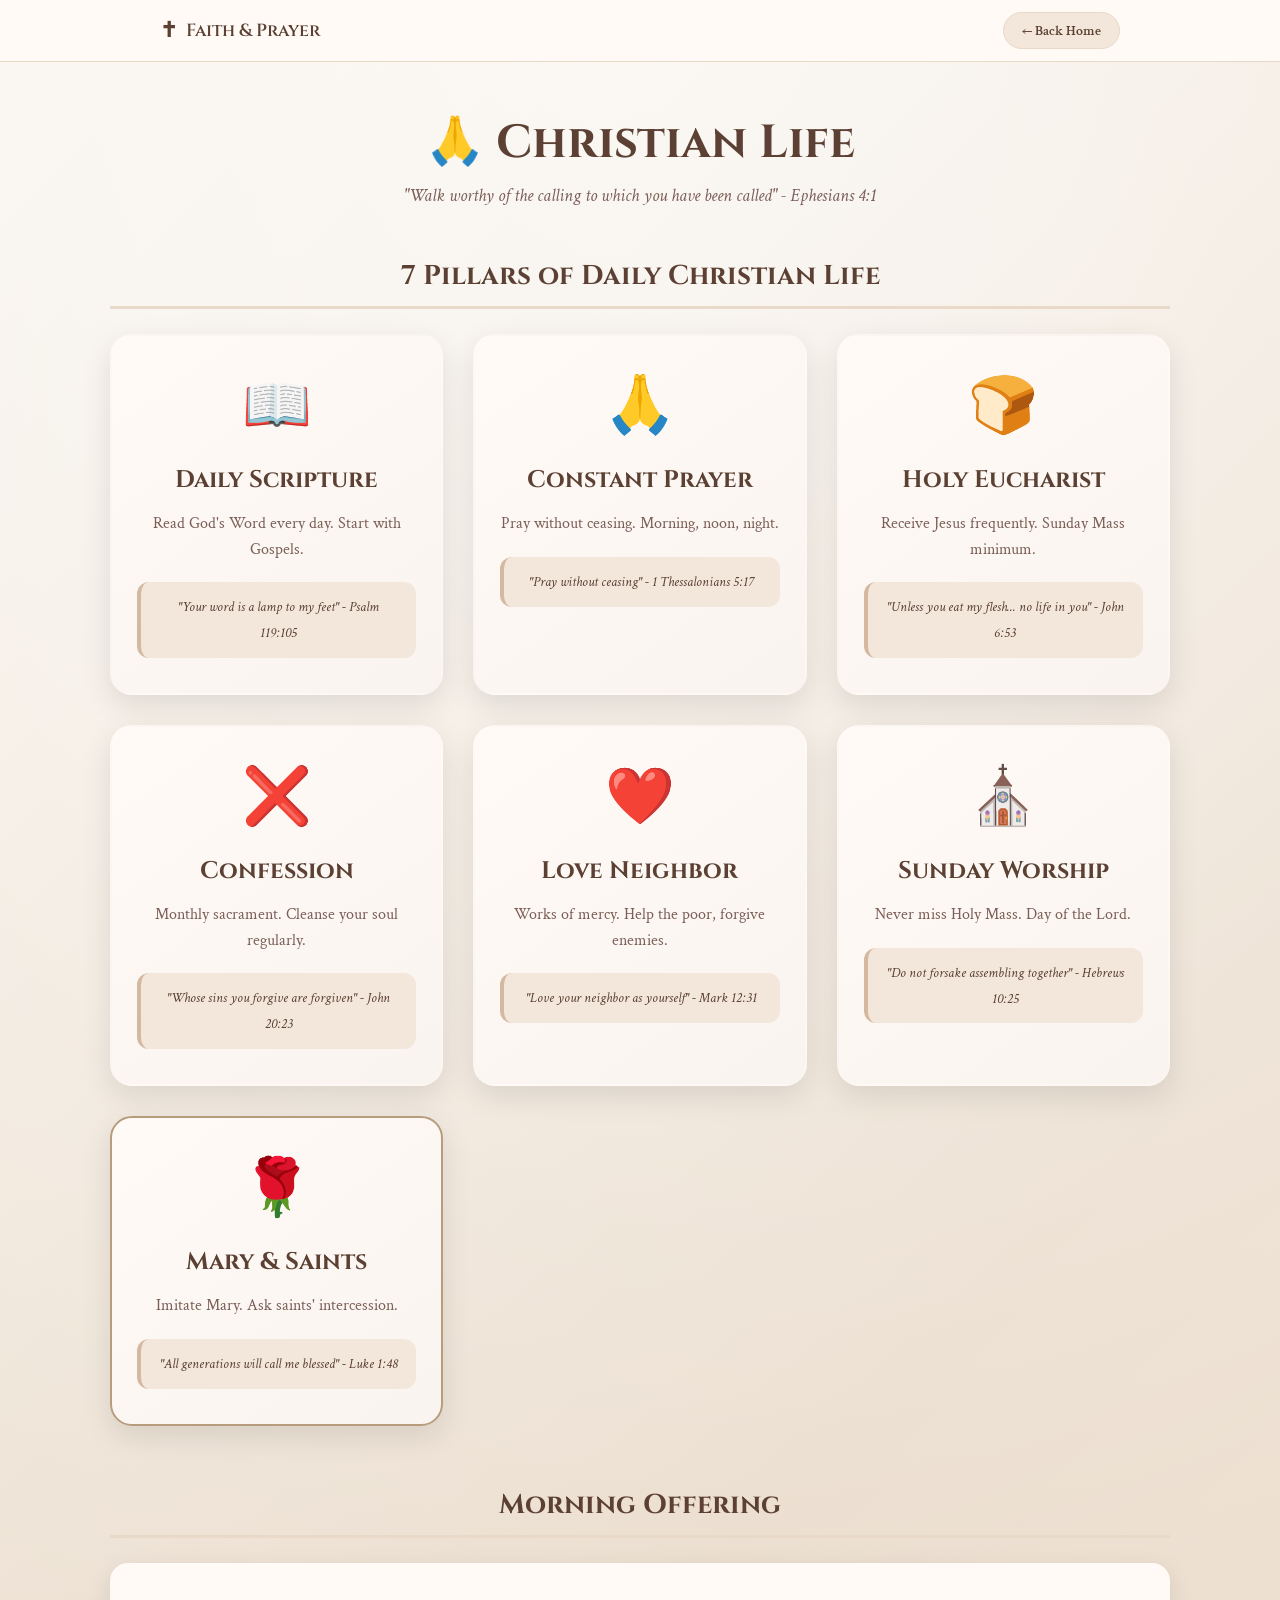
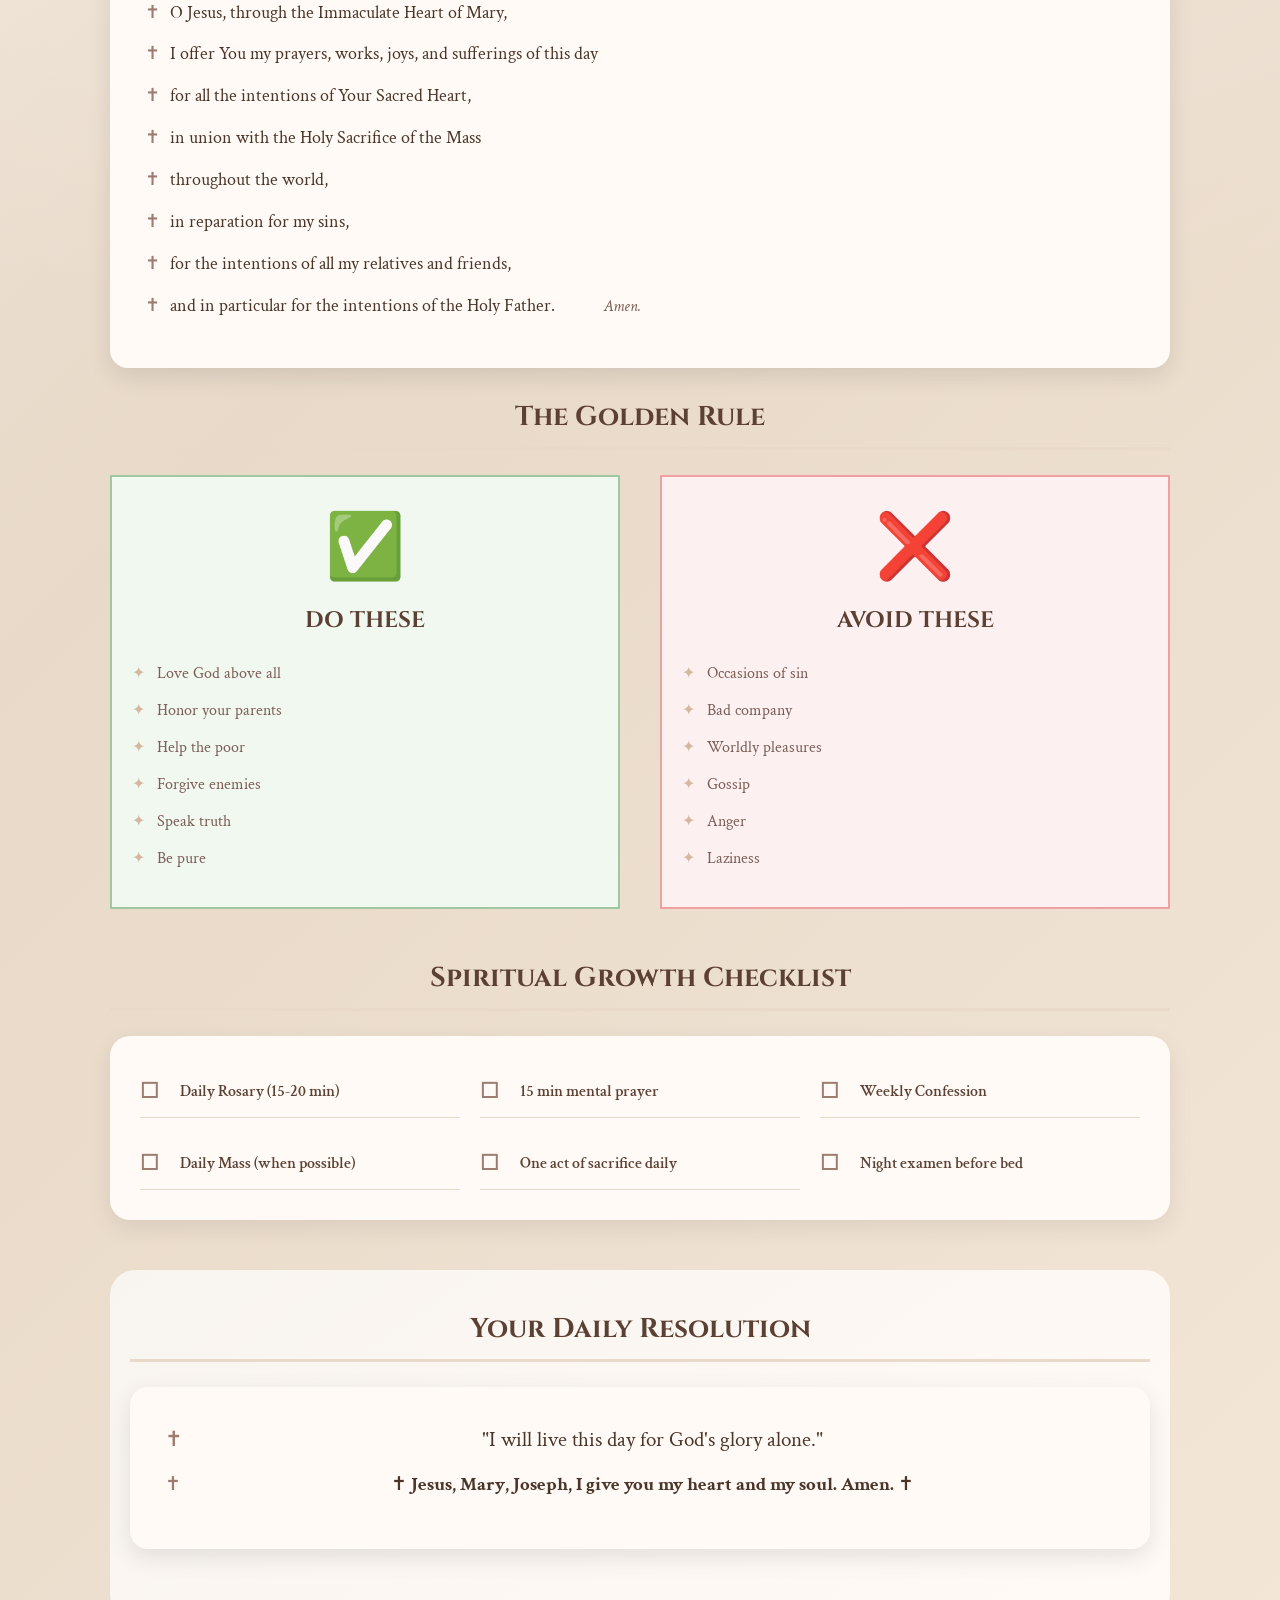
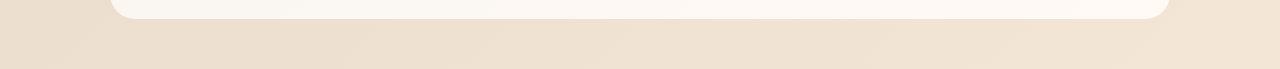
<file: christian.html>
<!DOCTYPE html>
<html lang="en">
<head>
  <meta charset="UTF-8">
  <meta name="viewport" content="width=device-width, initial-scale=1.0">
  <title>Christian Life - Faith & Prayer</title>
  <link href="https://fonts.googleapis.com/css2?family=Cinzel:wght@500;700&family=Crimson+Text:wght@400;600&display=swap" rel="stylesheet">
  <link rel="stylesheet" href="style.css">
</head>

<body>
  <!-- NAVIGATION -->
  <header class="page-header">
    <nav class="nav-container">
      <a href="index.html" class="nav-home">
        <span class="nav-icon">✝</span>
        <span class="nav-text">Faith & Prayer</span>
      </a>
      <a href="index.html" class="nav-back-btn">← Back Home</a>
    </nav>
  </header>

  <!-- CHRISTIAN LIFE CONTENT -->
  <main class="christian-container">
    <header class="christian-header">
      <h1>🙏 Christian Life</h1>
      <p class="subtitle">"Walk worthy of the calling to which you have been called" - Ephesians 4:1</p>
    </header>

    <!-- DAILY CHRISTIAN LIFE PILLARS -->
    <section class="pillars-section">
      <h2 class="section-title">7 Pillars of Daily Christian Life</h2>
      <div class="pillars-grid">
        
        <div class="pillar-card">
          <div class="pillar-icon">📖</div>
          <h3>Daily Scripture</h3>
          <p>Read God's Word every day. Start with Gospels.</p>
          <div class="verse">"Your word is a lamp to my feet" - Psalm 119:105</div>
        </div>

        <div class="pillar-card">
          <div class="pillar-icon">🙏</div>
          <h3>Constant Prayer</h3>
          <p>Pray without ceasing. Morning, noon, night.</p>
          <div class="verse">"Pray without ceasing" - 1 Thessalonians 5:17</div>
        </div>

        <div class="pillar-card">
          <div class="pillar-icon">🍞</div>
          <h3>Holy Eucharist</h3>
          <p>Receive Jesus frequently. Sunday Mass minimum.</p>
          <div class="verse">"Unless you eat my flesh... no life in you" - John 6:53</div>
        </div>

        <div class="pillar-card">
          <div class="pillar-icon">❌</div>
          <h3>Confession</h3>
          <p>Monthly sacrament. Cleanse your soul regularly.</p>
          <div class="verse">"Whose sins you forgive are forgiven" - John 20:23</div>
        </div>

        <div class="pillar-card">
          <div class="pillar-icon">❤️</div>
          <h3>Love Neighbor</h3>
          <p>Works of mercy. Help the poor, forgive enemies.</p>
          <div class="verse">"Love your neighbor as yourself" - Mark 12:31</div>
        </div>

        <div class="pillar-card">
          <div class="pillar-icon">⛪</div>
          <h3>Sunday Worship</h3>
          <p>Never miss Holy Mass. Day of the Lord.</p>
          <div class="verse">"Do not forsake assembling together" - Hebrews 10:25</div>
        </div>

        <div class="pillar-card special">
          <div class="pillar-icon">🌹</div>
          <h3>Mary & Saints</h3>
          <p>Imitate Mary. Ask saints' intercession.</p>
          <div class="verse">"All generations will call me blessed" - Luke 1:48</div>
        </div>

      </div>
    </section>

    <!-- MORNING OFFERING -->
    <section class="prayer-section">
      <h2 class="section-title">Morning Offering</h2>
      <div class="prayer-text">
        <div class="prayer-line">O Jesus, through the Immaculate Heart of Mary,</div>
        <div class="prayer-line">I offer You my prayers, works, joys, and sufferings of this day</div>
        <div class="prayer-line">for all the intentions of Your Sacred Heart,</div>
        <div class="prayer-line">in union with the Holy Sacrifice of the Mass</div>
        <div class="prayer-line">throughout the world,</div>
        <div class="prayer-line">in reparation for my sins,</div>
        <div class="prayer-line">for the intentions of all my relatives and friends,</div>
        <div class="prayer-line">and in particular for the intentions of the Holy Father. <span class="response">Amen.</span></div>
      </div>
    </section>

    <!-- GOLDEN RULE -->
    <section class="golden-rule">
      <h2 class="section-title">The Golden Rule</h2>
      <div class="rule-grid">
        <div class="rule-item do">
          <div class="rule-emoji">✅</div>
          <h4>DO THESE</h4>
          <ul>
            <li>Love God above all</li>
            <li>Honor your parents</li>
            <li>Help the poor</li>
            <li>Forgive enemies</li>
            <li>Speak truth</li>
            <li>Be pure</li>
          </ul>
        </div>
        <div class="rule-item avoid">
          <div class="rule-emoji">❌</div>
          <h4>AVOID THESE</h4>
          <ul>
            <li>Occasions of sin</li>
            <li>Bad company</li>
            <li>Worldly pleasures</li>
            <li>Gossip</li>
            <li>Anger</li>
            <li>Laziness</li>
          </ul>
        </div>
      </div>
    </section>

    <!-- SPIRITUAL GROWTH -->
    <section class="growth-section">
      <h2 class="section-title">Spiritual Growth Checklist</h2>
      <div class="checklist-grid">
        <div class="checklist-item">
          <span class="check">☐</span> Daily Rosary (15-20 min)
        </div>
        <div class="checklist-item">
          <span class="check">☐</span> 15 min mental prayer
        </div>
        <div class="checklist-item">
          <span class="check">☐</span> Weekly Confession
        </div>
        <div class="checklist-item">
          <span class="check">☐</span> Daily Mass (when possible)
        </div>
        <div class="checklist-item">
          <span class="check">☐</span> One act of sacrifice daily
        </div>
        <div class="checklist-item">
          <span class="check">☐</span> Night examen before bed
        </div>
      </div>
    </section>

    <!-- FINAL CALL -->
    <section class="final-call">
      <div class="call-text">
        <h2 class="section-title">Your Daily Resolution</h2>
        <div class="prayer-text">
          <div class="prayer-line center large">"I will live this day for God's glory alone."</div>
          <div class="prayer-line center">✝ <strong>Jesus, Mary, Joseph, I give you my heart and my soul. Amen.</strong> ✝</div>
        </div>
      </div>
    </section>

  </main>

  <script src="nav.js"></script>
</body>
</html>
</file>
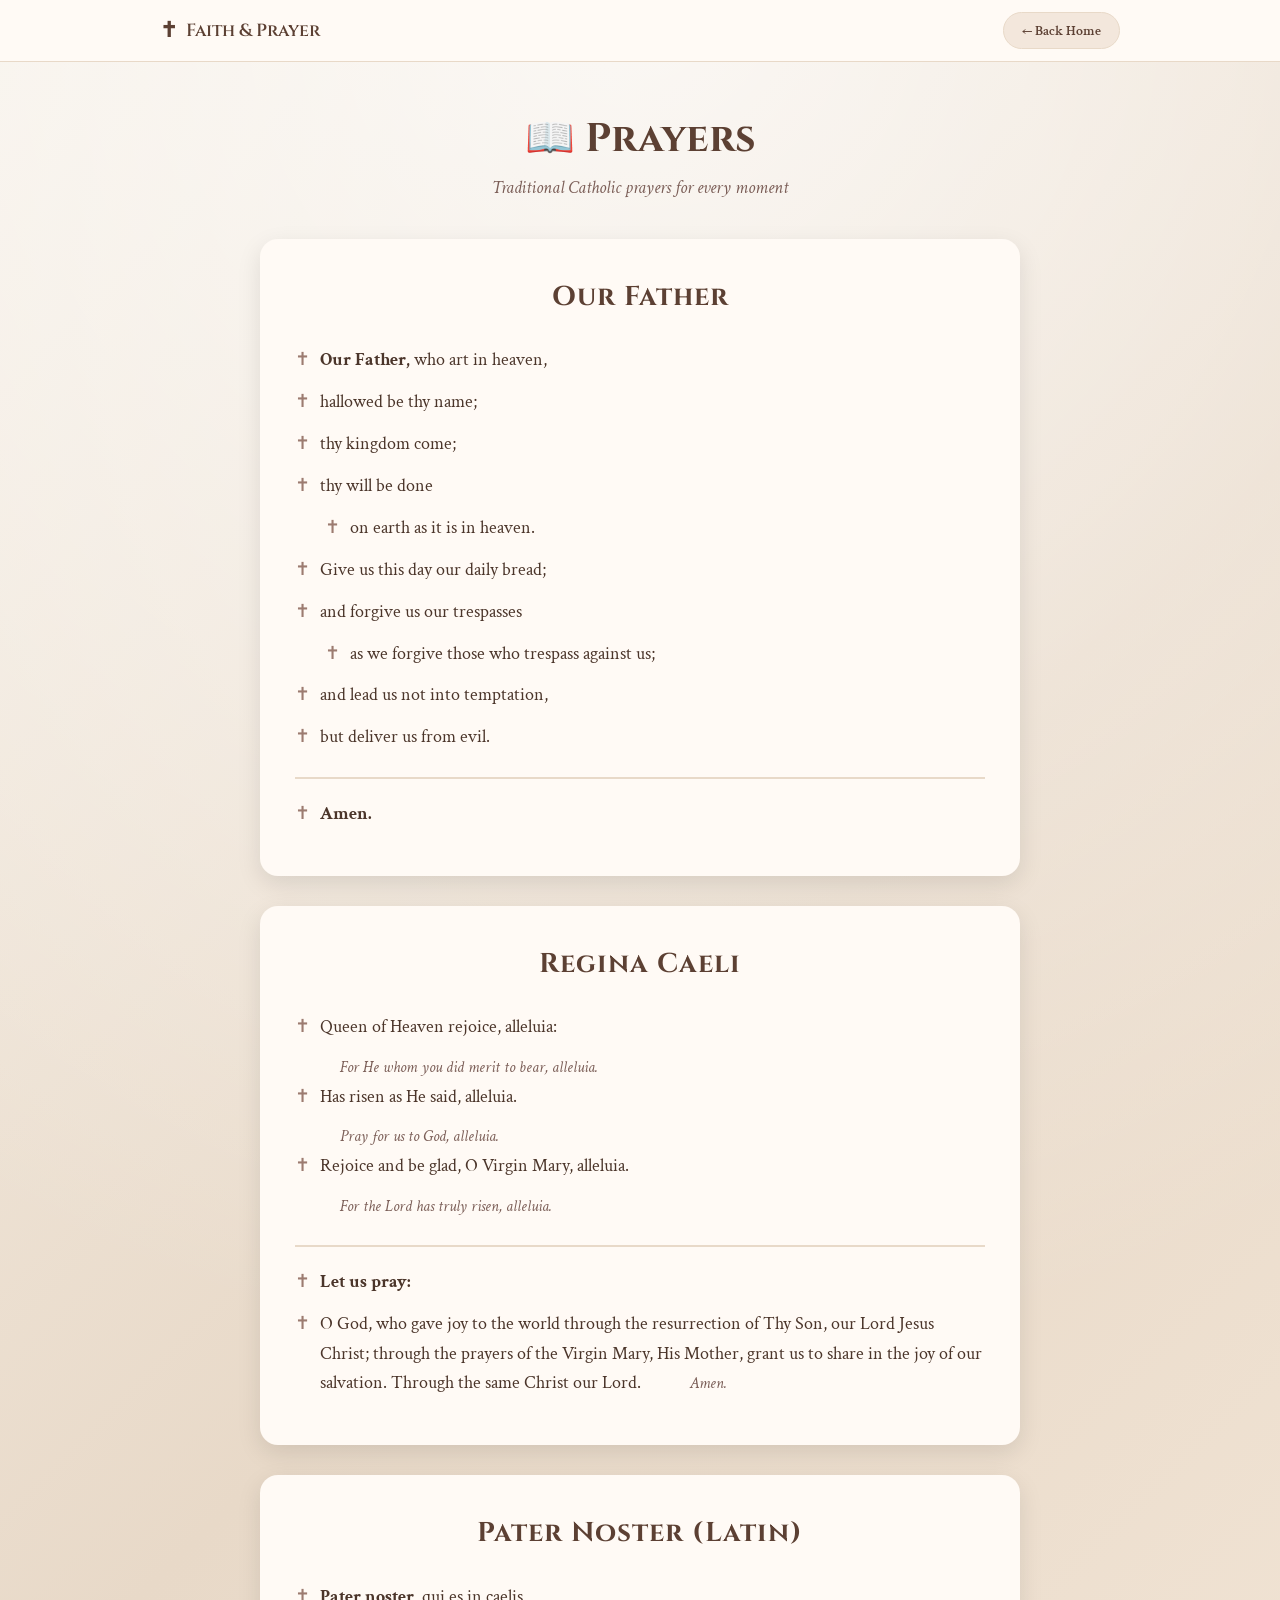
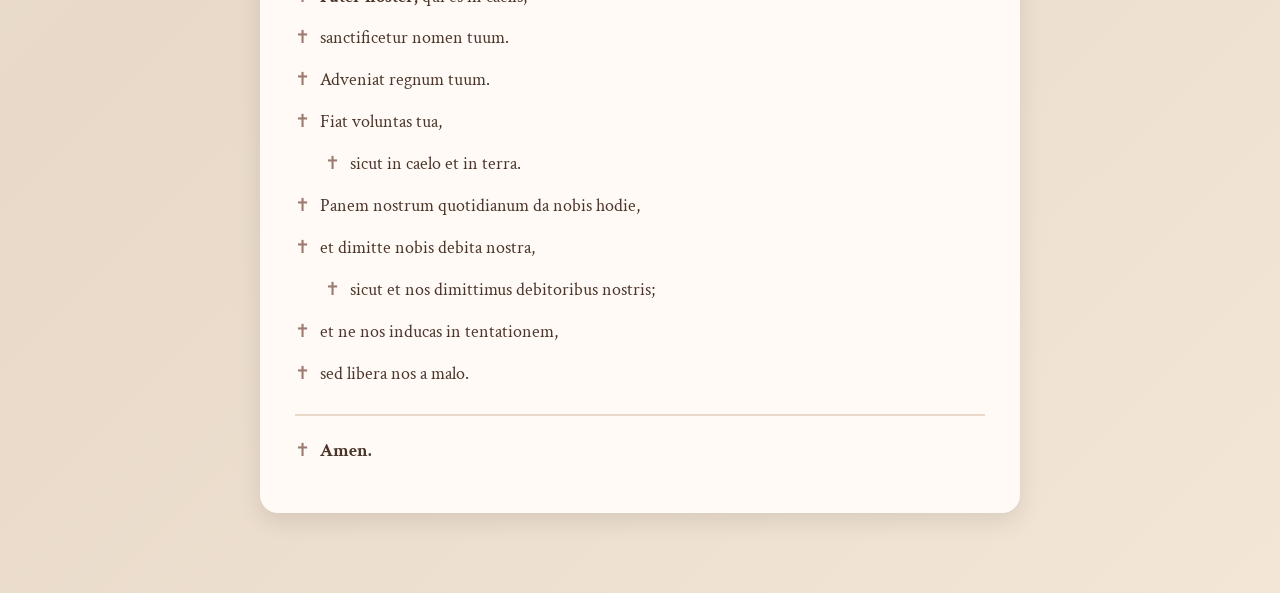
<file: prayers.html>
<!DOCTYPE html>
<html lang="en">
<head>
  <meta charset="UTF-8">
  <meta name="viewport" content="width=device-width, initial-scale=1.0">
  <title>Prayers - Faith & Prayer</title>
  <link href="https://fonts.googleapis.com/css2?family=Cinzel:wght@500;700&family=Crimson+Text:wght@400;600&display=swap" rel="stylesheet">
  <link rel="stylesheet" href="style.css">
</head>

<body>
  <!-- NAVIGATION -->
  <header class="page-header">
    <nav class="nav-container">
      <a href="index.html" class="nav-home">
        <span class="nav-icon">✝</span>
        <span class="nav-text">Faith & Prayer</span>
      </a>
      <a href="index.html" class="nav-back-btn">← Back Home</a>
    </nav>
  </header>

  <!-- PRAYERS CONTENT -->
  <main class="prayer-container">
    <header class="prayer-header">
      <h1>📖 Prayers</h1>
      <p class="subtitle">Traditional Catholic prayers for every moment</p>
    </header>

    <!-- OUR FATHER (TOP - MOST IMPORTANT) -->
    <article class="prayer-text">
      <h2 class="prayer-title">Our Father</h2>
      <div class="prayer-line"><strong>Our Father,</strong> who art in heaven,</div>
      <div class="prayer-line">hallowed be thy name;</div>
      <div class="prayer-line">thy kingdom come;</div>
      <div class="prayer-line">thy will be done</div>
      <div class="prayer-line" style="margin-left: 30px;">on earth as it is in heaven.</div>
      <div class="prayer-line">Give us this day our daily bread;</div>
      <div class="prayer-line">and forgive us our trespasses</div>
      <div class="prayer-line" style="margin-left: 30px;">as we forgive those who trespass against us;</div>
      <div class="prayer-line">and lead us not into temptation,</div>
      <div class="prayer-line">but deliver us from evil.</div>
      <div class="gloria">
        <div class="prayer-line">
          <strong>Amen.</strong>
        </div>
      </div>
    </article>

    <!-- REGINA CAELI -->
    <article class="prayer-text">
      <h2 class="prayer-title">Regina Caeli</h2>
      <div class="prayer-stanza">
        <div class="prayer-line">Queen of Heaven rejoice, alleluia:</div>
        <div class="response">For He whom you did merit to bear, alleluia.</div>
      </div>
      <div class="prayer-stanza">
        <div class="prayer-line">Has risen as He said, alleluia.</div>
        <div class="response">Pray for us to God, alleluia.</div>
      </div>
      <div class="prayer-stanza">
        <div class="prayer-line">Rejoice and be glad, O Virgin Mary, alleluia.</div>
        <div class="response">For the Lord has truly risen, alleluia.</div>
      </div>
      <div class="gloria">
        <div class="prayer-line"><strong>Let us pray:</strong></div>
        <div class="prayer-line">
          O God, who gave joy to the world through the resurrection 
          of Thy Son, our Lord Jesus Christ; through the prayers 
          of the Virgin Mary, His Mother, grant us to share in the 
          joy of our salvation. Through the same Christ our Lord. 
          <span class="response">Amen.</span>
        </div>
      </div>
    </article>

    <!-- LATIN OUR FATHER -->
    <article class="prayer-text">
      <h2 class="prayer-title">Pater Noster (Latin)</h2>
      <div class="prayer-line"><strong>Pater noster,</strong> qui es in caelis,</div>
      <div class="prayer-line">sanctificetur nomen tuum.</div>
      <div class="prayer-line">Adveniat regnum tuum.</div>
      <div class="prayer-line">Fiat voluntas tua,</div>
      <div class="prayer-line" style="margin-left: 30px;">sicut in caelo et in terra.</div>
      <div class="prayer-line">Panem nostrum quotidianum da nobis hodie,</div>
      <div class="prayer-line">et dimitte nobis debita nostra,</div>
      <div class="prayer-line" style="margin-left: 30px;">sicut et nos dimittimus debitoribus nostris;</div>
      <div class="prayer-line">et ne nos inducas in tentationem,</div>
      <div class="prayer-line">sed libera nos a malo.</div>
      <div class="gloria">
        <div class="prayer-line"><strong>Amen.</strong></div>
      </div>
    </article>
  </main>

  <script src="nav.js"></script>
</body>
</html>
</file>
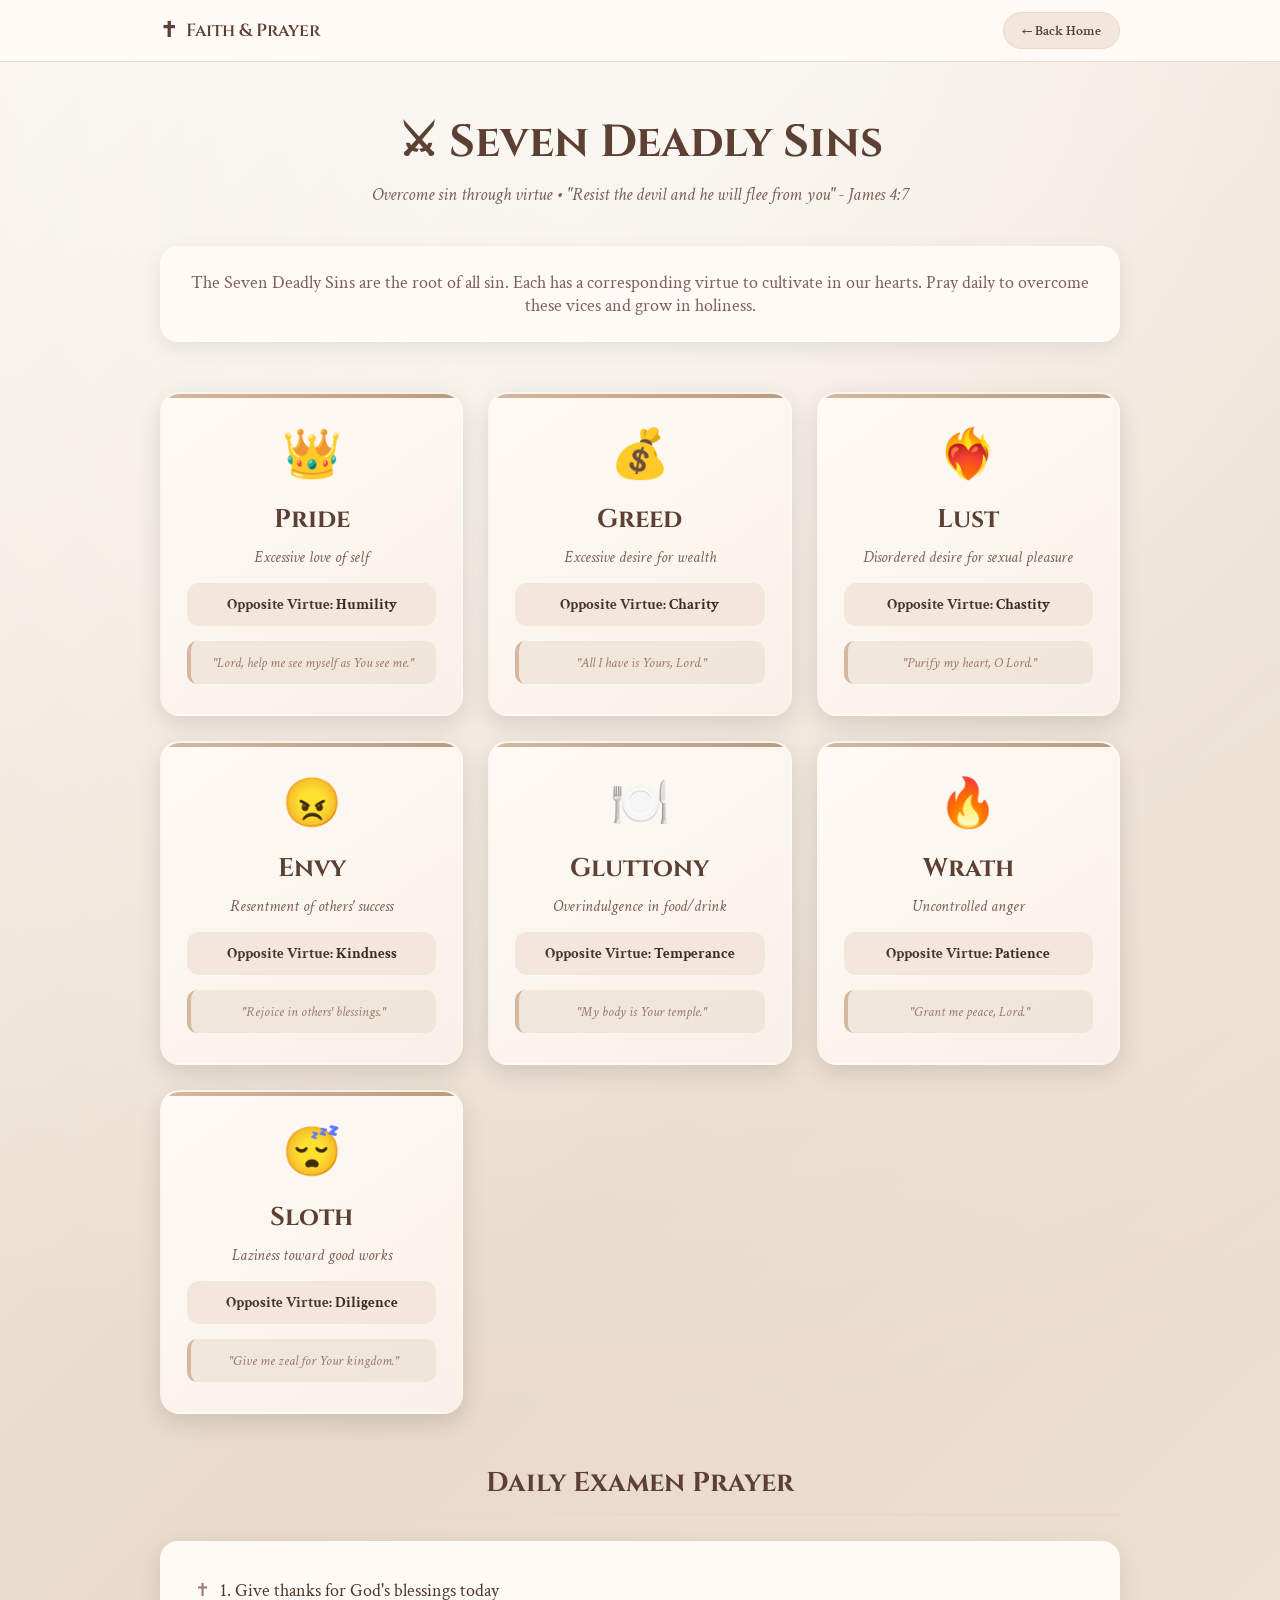
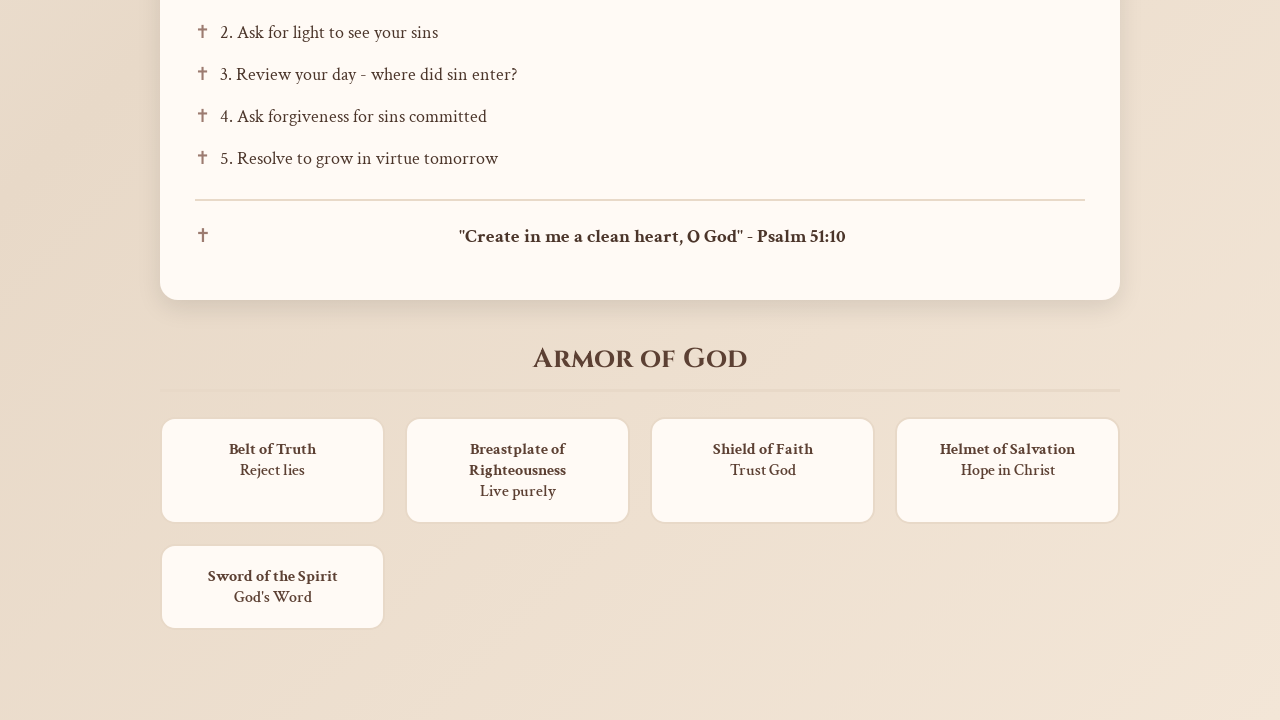
<file: sins.html>
<!DOCTYPE html>
<html lang="en">
<head>
  <meta charset="UTF-8">
  <meta name="viewport" content="width=device-width, initial-scale=1.0">
  <title>Seven Deadly Sins - Faith & Prayer</title>
  <link href="https://fonts.googleapis.com/css2?family=Cinzel:wght@500;700&family=Crimson+Text:wght@400;600&display=swap" rel="stylesheet">
  <link rel="stylesheet" href="style.css">
</head>

<body>
  <!-- NAVIGATION -->
  <header class="page-header">
    <nav class="nav-container">
      <a href="index.html" class="nav-home">
        <span class="nav-icon">✝</span>
        <span class="nav-text">Faith & Prayer</span>
      </a>
      <a href="index.html" class="nav-back-btn">← Back Home</a>
    </nav>
  </header>

  <!-- SINS CONTENT -->
  <main class="sins-container">
    <header class="sins-header">
      <h1>⚔ Seven Deadly Sins</h1>
      <p class="subtitle">Overcome sin through virtue • "Resist the devil and he will flee from you" - James 4:7</p>
    </header>

    <!-- INTRODUCTION -->
    <section class="sins-intro">
      <div class="intro-text">
        <p>The Seven Deadly Sins are the root of all sin. Each has a corresponding virtue to cultivate in our hearts. Pray daily to overcome these vices and grow in holiness.</p>
      </div>
    </section>

    <!-- SINS GRID -->
    <section class="sins-grid">
      
      <!-- PRIDE -->
      <div class="sin-card pride">
        <div class="sin-emoji">👑</div>
        <h3 class="sin-name">Pride</h3>
        <p class="sin-desc">Excessive love of self</p>
        <div class="virtue">
          <strong>Opposite Virtue:</strong> <span class="virtue-name">Humility</span>
        </div>
        <div class="sin-prayer">"Lord, help me see myself as You see me."</div>
      </div>

      <!-- GREED -->
      <div class="sin-card greed">
        <div class="sin-emoji">💰</div>
        <h3 class="sin-name">Greed</h3>
        <p class="sin-desc">Excessive desire for wealth</p>
        <div class="virtue">
          <strong>Opposite Virtue:</strong> <span class="virtue-name">Charity</span>
        </div>
        <div class="sin-prayer">"All I have is Yours, Lord."</div>
      </div>

      <!-- LUST -->
      <div class="sin-card lust">
        <div class="sin-emoji">❤️‍🔥</div>
        <h3 class="sin-name">Lust</h3>
        <p class="sin-desc">Disordered desire for sexual pleasure</p>
        <div class="virtue">
          <strong>Opposite Virtue:</strong> <span class="virtue-name">Chastity</span>
        </div>
        <div class="sin-prayer">"Purify my heart, O Lord."</div>
      </div>

      <!-- ENVY -->
      <div class="sin-card envy">
        <div class="sin-emoji">😠</div>
        <h3 class="sin-name">Envy</h3>
        <p class="sin-desc">Resentment of others' success</p>
        <div class="virtue">
          <strong>Opposite Virtue:</strong> <span class="virtue-name">Kindness</span>
        </div>
        <div class="sin-prayer">"Rejoice in others' blessings."</div>
      </div>

      <!-- GLUTTONY -->
      <div class="sin-card gluttony">
        <div class="sin-emoji">🍽️</div>
        <h3 class="sin-name">Gluttony</h3>
        <p class="sin-desc">Overindulgence in food/drink</p>
        <div class="virtue">
          <strong>Opposite Virtue:</strong> <span class="virtue-name">Temperance</span>
        </div>
        <div class="sin-prayer">"My body is Your temple."</div>
      </div>

      <!-- WRATH -->
      <div class="sin-card wrath">
        <div class="sin-emoji">🔥</div>
        <h3 class="sin-name">Wrath</h3>
        <p class="sin-desc">Uncontrolled anger</p>
        <div class="virtue">
          <strong>Opposite Virtue:</strong> <span class="virtue-name">Patience</span>
        </div>
        <div class="sin-prayer">"Grant me peace, Lord."</div>
      </div>

      <!-- SLOTH -->
      <div class="sin-card sloth">
        <div class="sin-emoji">😴</div>
        <h3 class="sin-name">Sloth</h3>
        <p class="sin-desc">Laziness toward good works</p>
        <div class="virtue">
          <strong>Opposite Virtue:</strong> <span class="virtue-name">Diligence</span>
        </div>
        <div class="sin-prayer">"Give me zeal for Your kingdom."</div>
      </div>

    </section>

    <!-- DAILY EXAMEN -->
    <section class="examen-section">
      <h2 class="section-title">Daily Examen Prayer</h2>
      <div class="prayer-text">
        <div class="prayer-line">1. Give thanks for God's blessings today</div>
        <div class="prayer-line">2. Ask for light to see your sins</div>
        <div class="prayer-line">3. Review your day - where did sin enter?</div>
        <div class="prayer-line">4. Ask forgiveness for sins committed</div>
        <div class="prayer-line">5. Resolve to grow in virtue tomorrow</div>
        <div class="gloria">
          <div class="prayer-line center">
            <strong>"Create in me a clean heart, O God" - Psalm 51:10</strong>
          </div>
        </div>
      </div>
    </section>

    <!-- SPIRITUAL WARFARE -->
    <section class="warfare-section">
      <h2 class="section-title">Armor of God</h2>
      <div class="armor-grid">
        <div class="armor-item">
          <strong>Belt of Truth</strong><br>Reject lies
        </div>
        <div class="armor-item">
          <strong>Breastplate of Righteousness</strong><br>Live purely
        </div>
        <div class="armor-item">
          <strong>Shield of Faith</strong><br>Trust God
        </div>
        <div class="armor-item">
          <strong>Helmet of Salvation</strong><br>Hope in Christ
        </div>
        <div class="armor-item">
          <strong>Sword of the Spirit</strong><br>God's Word
        </div>
      </div>
    </section>
  </main>

  <script src="nav.js"></script>
</body>
</html>
</file>
<file: style.css>
/* YOUR ORIGINAL CSS (UNCHANGED) */
@import url('https://fonts.googleapis.com/css2?family=Cinzel:wght@500;700&family=Crimson+Text:wght@400;600&display=swap');

* { margin:0; padding:0; box-sizing:border-box; }

body {
  font-family:'Crimson Text', serif;
  color:#4b352a;
  background:
    radial-gradient(circle at top, rgba(255,255,255,0.7), transparent 60%),
    linear-gradient(135deg, #f6f0e7, #e8d9c8, #f3e6d7);
  min-height:100vh;
}

/* HERO (UNCHANGED) */
.hero{ text-align:center; padding:70px 20px 30px; }
.hero h1{ font-family:'Cinzel', serif; font-size:3rem; margin-top:10px; color:#5c4033; }
.hero-img{ width:140px; height:140px; object-fit:cover; border-radius:50%; margin-bottom:10px; box-shadow:0 6px 15px rgba(0,0,0,0.15); }
.verse{ font-size:1.1rem; line-height:1.8; color:#7b5e57; }
.verse span{ font-size:0.95rem; color:#9c7b70; }

/* TILES (UNCHANGED) */
.choices{ max-width:1000px; margin:auto; display:grid; grid-template-columns:repeat(auto-fit, minmax(250px,1fr)); gap:25px; padding:40px 20px 80px; }
.card{ background:#fffaf5; text-decoration:none; color:#4b352a; border-radius:18px; overflow:hidden; box-shadow:0 4px 12px rgba(0,0,0,0.08); transition:0.3s; text-align:center; }
.card:hover{ transform:translateY(-8px); background:#f3e7dc; }
.card img{ width:100%; height:160px; object-fit:cover; }
.card h2{ font-family:'Cinzel', serif; margin:15px 0 10px; font-size:1.4rem; color:#5c4033; }
.card p{ padding:0 15px 20px; color:#7b5e57; line-height:1.6; }
footer{ text-align:center; padding:20px; background:#3b2c25; color:white; font-size:0.9rem; }

/* === ONLY SUBPAGE NAVIGATION (doesn't affect homepage) === */
.page-header {
  background: rgba(255,250,245,0.98);
  backdrop-filter: blur(10px);
  border-bottom: 1px solid #e8d9c8;
  position: sticky;
  top: 0;
  z-index: 100;
}

.nav-container {
  max-width: 1000px;
  margin: 0 auto;
  padding: 12px 20px;
  display: flex;
  justify-content: space-between;
  align-items: center;
}

.nav-home {
  display: flex;
  align-items: center;
  color: #5c4033;
  font-family: 'Cinzel', serif;
  font-weight: 600;
  font-size: 1.1rem;
  text-decoration: none;
  transition: 0.3s;
}

.nav-home:hover { color: #3b2c25; transform: translateX(-3px); }
.nav-icon { margin-right: 8px; font-size: 1.3rem; }
.nav-back-btn {
  background: #f3e7dc;
  color: #5c4033;
  padding: 8px 18px;
  border-radius: 20px;
  text-decoration: none;
  font-weight: 600;
  font-size: 0.9rem;
  border: 1px solid #e8d9c8;
  transition: 0.3s;
}

.nav-back-btn:hover {
  background: #e8d9c8;
  transform: translateY(-1px);
  box-shadow: 0 4px 12px rgba(0,0,0,0.1);
}

/* === PRAYERS PAGE === */
.prayer-container { max-width:800px; margin:0 auto; padding:50px 20px; }
.prayer-header { text-align:center; margin-bottom:40px; }
.prayer-header h1 { font-family:'Cinzel', serif; font-size:2.5rem; color:#5c4033; margin-bottom:10px; }
.subtitle { font-size:1.1rem; color:#7b5e57; font-style:italic; }
.prayer-text {
  background:#fffaf5;
  border-radius:18px;
  padding:35px;
  margin-bottom:30px;
  box-shadow:0 8px 25px rgba(0,0,0,0.1);
  line-height:1.7;
  font-size:1.1rem;
}
.prayer-title {
  font-family:'Cinzel', serif;
  font-size:1.7rem;
  color:#5c4033;
  text-align:center;
  margin-bottom:25px;
  letter-spacing:1px;
}
.prayer-line {
  margin-bottom:12px;
  padding-left:25px;
  position:relative;
}
.prayer-line::before {
  content:'✝';
  position:absolute;
  left:0;
  color:#9c7b70;
}
.response {
  font-style:italic;
  color:#7b5e57;
  margin-left:45px;
  font-size:1rem;
}
.gloria {
  margin-top:25px;
  padding-top:20px;
  border-top:2px solid #e8d9c8;
}

/* RESPONSIVE */
@media (max-width:768px) {
  .hero h1{font-size:2.2rem;}
  .prayer-container{padding:30px 15px;}
  .nav-container{flex-direction:column;gap:12px;padding:15px;}
}

/* ROSARY PAGE STYLES */
.rosary-container { max-width:850px; margin:0 auto; padding:50px 20px; }
.rosary-header { text-align:center; margin-bottom:40px; }
.rosary-header h1 { font-family:'Cinzel', serif; font-size:2.8rem; color:#5c4033; margin-bottom:10px; }
.rosary-img { 
  width:100%; 
  max-width:400px; 
  height:250px; 
  object-fit:cover; 
  border-radius:18px; 
  box-shadow:0 10px 30px rgba(0,0,0,0.15); 
  margin:0 auto 20px; 
  display:block; 
}
.diagram-note { 
  text-align:center; 
  color:#7b5e57; 
  font-style:italic; 
  font-size:1rem; 
}

.rosary-section { margin-bottom:40px; }
.section-title {
  font-family:'Cinzel', serif;
  font-size:1.6rem;
  color:#5c4033;
  margin-bottom:20px;
  text-align:center;
  padding-bottom:10px;
  border-bottom:2px solid #e8d9c8;
}
.mystery-list { text-align:center; }
.mystery { 
  background:#f3e7dc; 
  margin:8px 0; 
  padding:12px 20px; 
  border-radius:12px; 
  display:inline-block; 
  font-weight:600; 
  color:#5c4033; 
}
.decade-structure { text-align:center; }
.decade-step { 
  background:#fffaf5; 
  margin:10px 0; 
  padding:15px; 
  border-left:4px solid #d4b8a0; 
  font-weight:600; 
}
.final-section .section-title { color:#3b2c25; }
.center { text-align:center !important; font-size:1.2rem; }

@media (max-width:768px) {
  .rosary-header h1 { font-size:2.2rem; }
  .decade-step { padding:12px 10px; }
}

/* SEVEN DEADLY SINS STYLES */
.sins-container { max-width:1000px; margin:0 auto; padding:50px 20px; }
.sins-header { text-align:center; margin-bottom:40px; }
.sins-header h1 { font-family:'Cinzel', serif; font-size:2.8rem; color:#5c4033; margin-bottom:10px; }
.sins-intro { margin-bottom:50px; }
.intro-text { 
  background:#fffaf5; 
  padding:25px; 
  border-radius:18px; 
  box-shadow:0 6px 20px rgba(0,0,0,0.08); 
  text-align:center; 
  font-size:1.1rem; 
  color:#7b5e57; 
}

.sins-grid {
  display:grid;
  grid-template-columns:repeat(auto-fit, minmax(300px, 1fr));
  gap:25px;
  margin-bottom:50px;
}

.sin-card {
  background:linear-gradient(145deg, #fffaf5, #f8f1e9);
  border-radius:20px;
  padding:30px 25px;
  text-align:center;
  box-shadow:0 8px 25px rgba(0,0,0,0.12);
  transition:0.3s;
  position:relative;
  overflow:hidden;
  border:2px solid transparent;
}

.sin-card:hover {
  transform:translateY(-8px);
  box-shadow:0 20px 40px rgba(0,0,0,0.2);
}

.sin-card::before {
  content:'';
  position:absolute;
  top:0;
  left:0;
  right:0;
  height:4px;
  background:linear-gradient(90deg, #d4b8a0, #b89c7e);
}

.sin-emoji { font-size:3rem; margin-bottom:15px; }
.sin-name {
  font-family:'Cinzel', serif;
  font-size:1.6rem;
  color:#5c4033;
  margin-bottom:10px;
  font-weight:700;
}
.sin-desc { 
  color:#7b5e57; 
  font-size:1rem; 
  margin-bottom:15px; 
  font-style:italic; 
}
.virtue { 
  background:#f3e7dc; 
  padding:12px; 
  border-radius:12px; 
  margin-bottom:15px; 
  font-size:0.95rem; 
}
.virtue-name { color:#3b2c25; font-weight:700; }
.sin-prayer { 
  font-style:italic; 
  color:#9c7b70; 
  font-size:0.9rem; 
  padding:12px; 
  background:rgba(232,217,200,0.5); 
  border-radius:10px; 
  border-left:4px solid #d4b8a0; 
}

.examen-section, .warfare-section { margin-bottom:40px; }
.section-title {
  font-family:'Cinzel', serif;
  font-size:1.7rem;
  color:#5c4033;
  text-align:center;
  margin-bottom:25px;
  padding-bottom:12px;
  border-bottom:3px solid #e8d9c8;
}

.armor-grid {
  display:grid;
  grid-template-columns:repeat(auto-fit, minmax(200px, 1fr));
  gap:20px;
  text-align:center;
}
.armor-item {
  background:#fffaf5;
  padding:20px 15px;
  border-radius:15px;
  border:2px solid #e8d9c8;
  font-weight:600;
  color:#5c4033;
  transition:0.3s;
}
.armor-item:hover {
  background:#f3e7dc;
  transform:translateY(-3px);
  border-color:#d4b8a0;
}

@media (max-width:768px) {
  .sins-grid { grid-template-columns:1fr; }
  .sins-header h1 { font-size:2.2rem; }
  .armor-grid { grid-template-columns:repeat(2, 1fr); }
}

/* CHRISTIAN LIFE STYLES */
.christian-container { max-width:1100px; margin:0 auto; padding:50px 20px; }
.christian-header { text-align:center; margin-bottom:50px; }
.christian-header h1 { font-family:'Cinzel', serif; font-size:2.9rem; color:#5c4033; margin-bottom:10px; }

.pillars-grid {
  display:grid;
  grid-template-columns:repeat(auto-fit, minmax(320px, 1fr));
  gap:30px;
  margin-bottom:60px;
}

.pillar-card {
  background:linear-gradient(145deg, #fffaf5, #f9f4ef);
  border-radius:22px;
  padding:35px 25px;
  text-align:center;
  box-shadow:0 10px 30px rgba(0,0,0,0.1);
  transition:0.3s;
  border:2px solid transparent;
  position:relative;
  overflow:hidden;
}

.pillar-card:hover {
  transform:translateY(-10px);
  box-shadow:0 25px 50px rgba(0,0,0,0.2);
  border-color:#d4b8a0;
}

.pillar-card.special { border-color:#b89c7e; }
.pillar-card.special:hover { border-color:#9c7b70; }

.pillar-icon {
  font-size:3.5rem;
  margin-bottom:20px;
  display:block;
}
.pillar-card h3 {
  font-family:'Cinzel', serif;
  font-size:1.5rem;
  color:#5c4033;
  margin-bottom:15px;
  font-weight:700;
}
.pillar-card p {
  color:#7b5e57;
  line-height:1.6;
  margin-bottom:20px;
}
.verse {
  background:#f3e7dc;
  padding:12px 18px;
  border-radius:12px;
  font-size:0.9rem;
  color:#5c4033;
  font-style:italic;
  border-left:4px solid #d4b8a0;
}

.rule-grid {
  display:grid;
  grid-template-columns:1fr 1fr;
  gap:40px;
  margin-bottom:50px;
}
.rule-item {
  text-align:center;
  padding:30px 20px;
}
.rule-emoji { font-size:4rem; margin-bottom:15px; }
.do { background:#f0f8f0; border:2px solid #9fc8a0; }
.avoid { background:#fdf0f0; border:2px solid #f0a0a0; }
.rule-item h4 {
  font-family:'Cinzel', serif;
  font-size:1.4rem;
  color:#5c4033;
  margin-bottom:20px;
}
.rule-item ul {
  list-style:none;
  padding:0;
  text-align:left;
}
.rule-item li {
  padding:8px 0;
  color:#7b5e57;
  position:relative;
  padding-left:25px;
}
.rule-item li::before {
  content:'✦';
  position:absolute;
  left:0;
  color:#d4b8a0;
}

.checklist-grid {
  display:grid;
  grid-template-columns:repeat(auto-fit, minmax(300px, 1fr));
  gap:20px;
  background:#fffaf5;
  padding:30px;
  border-radius:20px;
  box-shadow:0 8px 25px rgba(0,0,0,0.08);
  margin-bottom:50px;
}
.checklist-item {
  display:flex;
  align-items:center;
  font-weight:600;
  color:#5c4033;
  padding:12px 0;
  border-bottom:1px solid #e8d9c8;
}
.checklist-item:last-child { border-bottom:none; }
.check { 
  font-size:1.3rem; 
  margin-right:15px; 
  color:#9c7b70; 
  min-width:25px; 
}

.large { font-size:1.3rem !important; }
.final-call { text-align:center; padding:40px 20px; background:linear-gradient(145deg, #f8f4f0, #fffaf5); border-radius:25px; }

@media (max-width:768px) {
  .pillars-grid { grid-template-columns:1fr; }
  .rule-grid { grid-template-columns:1fr; gap:25px; }
  .checklist-grid { grid-template-columns:1fr; }
  .christian-header h1 { font-size:2.3rem; }
}
</file>
